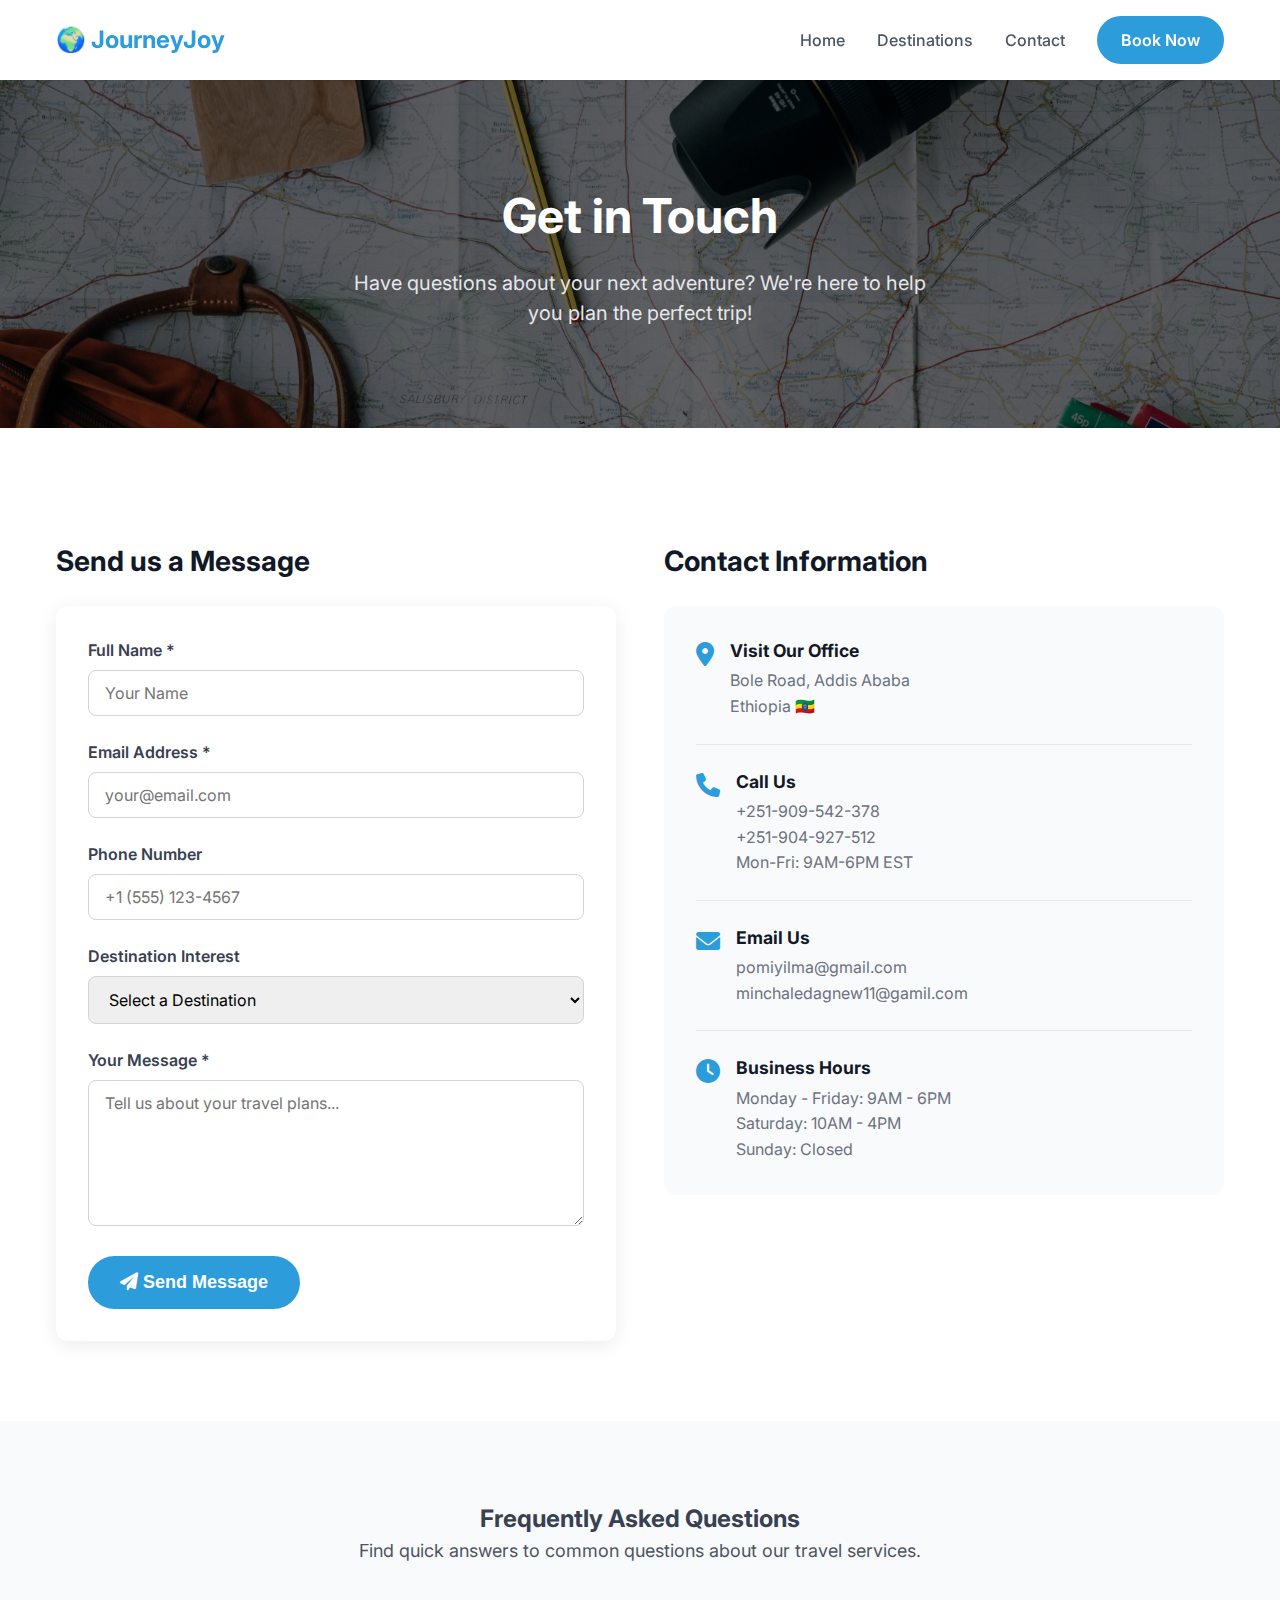
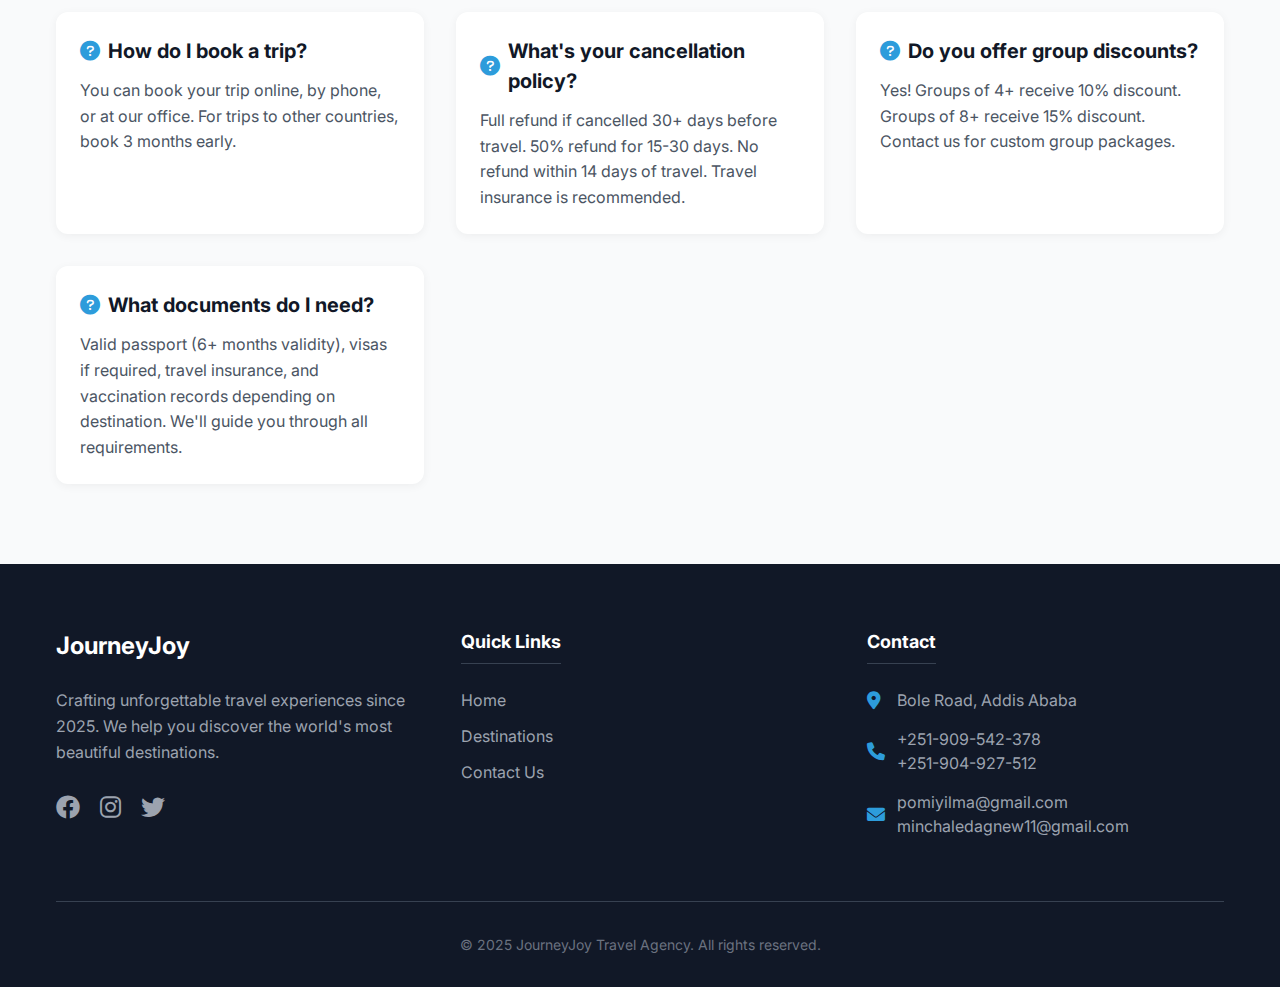
<file: contact.html>
<!DOCTYPE html>
<html lang="en">
<head>
    <meta charset="UTF-8">
    <meta name="viewport" content="width=device-width, initial-scale=1.0">
    <title>Contact Us - JourneyJoy Travel</title>
    <link rel="stylesheet" href="contact.css">
    <link rel="stylesheet" href="style.css">
    <link href="https://fonts.googleapis.com/css2?family=Inter:wght@400;500;600;700&display=swap" rel="stylesheet">
    <link rel="stylesheet" href="https://cdnjs.cloudflare.com/ajax/libs/font-awesome/6.0.0/css/all.min.css">
</head>
<body>
    <!-- Navigation (Same as Homepage) -->
    <nav class="navbar">
        <div class="container nav-container">
            <a href="index.html" class="logo">  
                <span> 🌍 JourneyJoy</span>
            </a>
            <div class="nav-links">
                <a href="index.html" class="active">Home</a>
                <a href="#">Destinations</a>
                <a href="contact.html" class="active">Contact</a>
                <a href="#" class="btn btn-primary">Book Now</a>
            </div>
        </div>
    </nav>

    <!-- Contact Hero Section -->
    <section class="contact-hero">
        <div class="container">
            <h1>Get in Touch</h1>
            <p class="subtitle">Have questions about your next adventure? We're here to help you plan the perfect trip!</p>
        </div>
    </section>

    <!-- Contact Main Section -->
    <section class="section">
        <div class="container">
            <div class="contact-grid">
                <!-- Contact Form -->
                <div class="contact-form-wrapper">
                    <h2>Send us a Message</h2>
                    <form class="contact-form">
                        <div class="form-group">
                            <label for="name">Full Name *</label>
                            <input type="text" id="name" placeholder="Your Name" required>
                        </div>
                        
                        <div class="form-group">
                            <label for="email">Email Address *</label>
                            <input type="email" id="email" placeholder="your@email.com" required>
                        </div>
                        
                        <div class="form-group">
                            <label for="phone">Phone Number</label>
                            <input type="tel" id="phone" placeholder="+1 (555) 123-4567">
                        </div>
                        
                        <div class="form-group">
                            <label for="destination">Destination Interest</label>
                            <select id="destination">
                                <option value="">Select a Destination</option>
                                <option value="ethiopia">Ethiopia - Gondar Castle</option>
                                <option value="italy">Italy - Positano Villages</option>
                                <option value="brazil">Brazil - Rio de Janeiro</option>
                                <option value="South Africa">South Africa - Cape Town</option>
                                <option value="Japan">Japan - Tokyo</option>
                                <option value="Australia">Australia - Sydney</option>
                                <option value="USA">USA - New York</option>
                                <option value="France">France - Paris</option>
                                <option value="Ireland">Ireland - Dublin</option>
                                <option value="Greece">Greece - Santorini</option>
                            </select>
                        </div>
                        
                        <div class="form-group">
                            <label for="message">Your Message *</label>
                            <textarea id="message" placeholder="Tell us about your travel plans..." rows="6" required></textarea>
                        </div>
                        
                        <button type="submit" class="btn btn-primary btn-large">
                            <i class="fas fa-paper-plane"></i> Send Message
                        </button>
                    </form>
                </div>

                <!-- Contact Information -->
                <div class="contact-info-wrapper">
                    <h2>Contact Information</h2>
                    
                    <div class="contact-info-box">
                        <div class="info-item">
                            <i class="fas fa-map-marker-alt"></i>
                            <div>
                                <h3>Visit Our Office</h3>
                                <p>Bole Road, Addis Ababa<br>Ethiopia 🇪🇹 </p>
                            </div>
                        </div>
                        
                        <div class="info-item">
                            <i class="fas fa-phone"></i>
                            <div>
                                <h3>Call Us</h3>
                                <p>+251-909-542-378<br> +251-904-927-512<br> Mon-Fri: 9AM-6PM EST</p>
                            </div>
                        </div>
                        
                        <div class="info-item">
                            <i class="fas fa-envelope"></i>
                            <div>
                                <h3>Email Us</h3>
                                <p>pomiyilma@gmail.com<br>minchaledagnew11@gamil.com</p>
                            </div>
                        </div>
                        
                        <div class="info-item">
                            <i class="fas fa-clock"></i>
                            <div>
                                <h3>Business Hours</h3>
                                <p>Monday - Friday: 9AM - 6PM<br>Saturday: 10AM - 4PM<br>Sunday: Closed</p>
                            </div>
                        </div>
                    </div>
                
                </div>
            </div>
        </div>
    </section>

    <!-- FAQ Section -->
    <section class="section bg-light">
        <div class="container">
            <div class="text-center mb-large">
                <h2>Frequently Asked Questions</h2>
                <p class="subtitle">Find quick answers to common questions about our travel services.</p>
            </div>
            
            <div class="faq-grid">
                <div class="faq-item">
                    <h3><i class="fas fa-question-circle"></i> How do I book a trip?</h3>
                    <p>You can book your trip online, by phone, or at our office. For trips to other countries, book 3 months early.</p>
                </div>
                
                <div class="faq-item">
                    <h3><i class="fas fa-question-circle"></i> What's your cancellation policy?</h3>
                    <p>Full refund if cancelled 30+ days before travel. 50% refund for 15-30 days. No refund within 14 days of travel. Travel insurance is recommended.</p>
                </div>
                
                <div class="faq-item">
                    <h3><i class="fas fa-question-circle"></i> Do you offer group discounts?</h3>
                    <p>Yes! Groups of 4+ receive 10% discount. Groups of 8+ receive 15% discount. Contact us for custom group packages.</p>
                </div>
                
                <div class="faq-item">
                    <h3><i class="fas fa-question-circle"></i> What documents do I need?</h3>
                    <p>Valid passport (6+ months validity), visas if required, travel insurance, and vaccination records depending on destination. We'll guide you through all requirements.</p>
                </div>
            </div>
        </div>
    </section>

    <!-- Footer (Same as Homepage) -->
    <footer class="footer">
        <div class="container">
            <div class="footer-grid">
                <div class="footer-brand">
                    <div class="logo white">
                        <span>JourneyJoy</span>
                    </div>
                    <p class="purpose">Crafting unforgettable travel experiences since 2025. We help you discover the world's most beautiful destinations.</p>
                    <div class="social-icons">
                        <a href="#"><i class="fab fa-facebook"></i></a>
                        <a href="#"><i class="fab fa-instagram"></i></a>
                        <a href="#"><i class="fab fa-twitter"></i></a>
                    </div>
                </div>
                
                <div class="footer-links">
                    <h3>Quick Links</h3>
                    <ul>
                        <li><a href="index.html" >Home</a></li>
                        <li><a href="#">Destinations</a></li>
                        <li><a href="contact.html" >Contact Us</a></li>
                    </ul>
                </div>
                
                <div class="footer-contact">
                    <h3>Contact</h3>
                    <ul>
                        <li><i class="fas fa-map-marker-alt"></i> Bole Road, Addis Ababa</li>
                        <li><i class="fas fa-phone"></i> +251-909-542-378 <br> +251-904-927-512</li>
                        <li><i class="fas fa-envelope"></i>pomiyilma@gmail.com <br> minchaledagnew11@gmail.com</li>
                    </ul>
                </div>
            </div>
            
            <div class="footer-bottom">
                <p>&copy; 2025 JourneyJoy Travel Agency. All rights reserved.</p>
            </div>
        </div>
    </footer>
</body>
</html>
</file>
<file: contact.css>
/* Contact Hero */
.contact-hero {
    background: linear-gradient(rgba(0, 0, 0, 0.6), rgba(0, 0, 0, 0.6)), 
                url('images/contact-image.jpg') center/cover;
    color: white;
    text-align: center;
    padding: 100px 0;
}

.contact-hero h1 {
    font-size: 48px;
    margin-bottom: 16px;
    color: white;
}

.contact-hero .subtitle {
    font-size: 20px;
    color: #e5e7eb;
    max-width: 600px;
    margin: 0 auto;
}

/* Contact Grid Layout */
.contact-grid {
    display: grid;
    grid-template-columns: 1fr 1fr;
    gap: 48px;
    margin-top: 32px;
}

@media (max-width: 768px) {
    .contact-grid {
        grid-template-columns: 1fr;
    }
}

/* Contact Form */
.contact-form-wrapper h2,
.contact-info-wrapper h2 {
    color: #111827;
    margin-bottom: 24px;
    font-size: 28px;
}

.contact-form {
    background: white;
    padding: 32px;
    border-radius: 12px;
    box-shadow: 0 4px 20px rgba(0, 0, 0, 0.08);
}

.form-group {
    margin-bottom: 24px;
}

.form-group label {
    display: block;
    margin-bottom: 8px;
    font-weight: 600;
    color: #374151;
}

.form-group input,
.form-group select,
.form-group textarea {
    width: 100%;
    padding: 0.75rem 16px;
    border: 1px solid #d1d5db;
    border-radius: 8px;
    font-family: 'Inter', sans-serif;
    font-size: 16px;
    transition: border-color 0.3s;
}

.form-group input:focus,
.form-group select:focus,
.form-group textarea:focus {
    outline: none;
    border-color: #2D9CDB;
    box-shadow: 0 0 0 3px rgba(45, 156, 219, 0.1);
}

/* Contact Info Box */
.contact-info-box {
    background: #f9fafb;
    padding: 32px;
    border-radius: 12px;
    margin-bottom: 32px;
}

.info-item {
    display: flex;
    align-items: flex-start;
    gap: 16px;
    margin-bottom: 24px;
    padding-bottom: 24px;
    border-bottom: 1px solid #e5e7eb;
}

.info-item:last-child {
    border-bottom: none;
    margin-bottom: 0;
    padding-bottom: 0;
}

.info-item i {
    color: #2D9CDB;
    font-size: 24px;
    margin-top: 4px;
}

.info-item h3 {
    color: #111827;
    font-size: 17.6px;
    margin-bottom: 4px;
}

.info-item p {
    color: #6b7280;
    line-height: 1.6;
}

/* Map Placeholder */
.map-placeholder {
    background: white;
    padding: 32px;
    border-radius: 12px;
    box-shadow: 0 4px 20px rgba(0, 0, 0, 0.08);
}


/* FAQ Section */
.faq-grid {
    display: grid;
    grid-template-columns: repeat(auto-fit, minmax(300px, 1fr));
    gap: 32px;
}

.faq-item {
    background: white;
    padding: 24px;
    border-radius: 12px;
    box-shadow: 0 2px 10px rgba(0, 0, 0, 0.05);
    transition: transform 0.3s;
}

.faq-item:hover {
    transform: translateY(-5px);
}

.faq-item h3 {
    color: #111827;
    font-size: 20px;
    margin-bottom: 12px;
    display: flex;
    align-items: center;
    gap: 8px;
}

.faq-item h3 i {
    color: #2D9CDB;
}

.faq-item p {
    color: #4b5563;
    line-height: 1.6;
}

/* Active link in navigation */
.nav-links a.active {
    color: #2D9CDB;
    font-weight: 600;
}
.contact-form button[type="submit"] {
    border: none;
    outline: none;
}
</file>
<file: style.css>
/* Reset & Base Styles */
* {
    margin: 0;
    padding: 0;
    box-sizing: border-box;
}

body {
    font-family: 'Inter', sans-serif;
    line-height: 1.5;
    color: #374151;
    background-color: #fff;
}

a {
    text-decoration: none;
    color: inherit;
    transition: color 0.2s;
}

ul {
    list-style: none;
}

img {
    max-width: 100%;
    display: block;
}

/* Utilities */
.container {
    max-width: 1200px;
    margin: 0 auto;
    padding: 0 1rem;
}

.text-center { text-align: center; }
.mb-large { margin-bottom: 3rem; }
.bg-light { background-color: #f9fafb; }

/* Buttons */
.btn {
    display: inline-block;
    padding: 0.75rem 1.5rem;
    border-radius: 9999px;
    font-weight: 600;
    cursor: pointer;
    transition: all 0.2s;
}

.btn-primary {
    background-color: #2D9CDB;
    color: white;
}

.btn-primary:hover {
    background-color:  #1E6FA9;
}

.btn-outline {
    background-color: rgba(255, 255, 255, 0.1);
    border: 1px solid rgba(255, 255, 255, 0.3);
    color: white;
    backdrop-filter: blur(4px);
}

.btn-outline:hover {
    background-color: rgba(255, 255, 255, 0.2);
}

.btn-large {
    padding: 1rem 2rem;
    font-size: 1.125rem;
}

.btn-block {
    display: block;
    width: 100%;
    text-align: center;
}

/* Navigation */
.navbar {
    position: sticky;
    top: 0;
    background-color: rgba(255, 255, 255, 0.9);
    backdrop-filter: blur(8px);
    z-index: 100;
    box-shadow: 0 1px 2px 0 rgba(0, 0, 0, 0.05);
    padding: 1rem 0;
}

.nav-container {
    display: flex;
    justify-content: space-between;
    align-items: center;
}

.logo {
    display: flex;
    align-items: center;
    gap: 0.5rem;
    font-size: 1.5rem;
    font-weight: 700;
    color: #2D9CDB;
}

.nav-links {
    display: flex;
    align-items: center;
    gap: 2rem;
}

.nav-links a:not(.btn) {
    color: #4b5563;
    font-weight: 500;
}

.nav-links a:not(.btn):hover {
    color: #2563eb;
}

/* Hero Section */
.hero {
    position: relative;
    height: 90vh;
    min-height: 600px;
    display: flex;
    align-items: center;
    justify-content: center;
    color: white;
    text-align: center;
}

.hero-bg {
    position: absolute;
    inset: 0;
    z-index: -1;
}

.hero-bg img {
    width: 100%;
    height: 100%;
    object-fit: cover;
}

.overlay {
    position: absolute;
    inset: 0;
    background-color: rgba(0, 0, 0, 0.4);
}

.hero-content h1 {
    font-size: 3.5rem;
    font-weight: 800;
    line-height: 1.2;
    margin-bottom: 1.5rem;
}

.hero-content h1 span {
    color: #2D9CDB;

}

.hero-content p {
    font-size: 1.25rem;
    color: #e5e7eb;
    max-width: 42rem;
    margin: 0 auto 2.5rem;
}

.hero-buttons {
    display: flex;
    gap: 1rem;
    justify-content: center;
}

/* Sections */
.section {
    padding: 5rem 0;
}

.section-header {
    display: flex;
    justify-content: space-between;
    align-items: flex-end;
    margin-bottom: 3rem;
}

.section-header h2 {
    font-size: 2.25rem;
    font-weight: 700;
    color: #111827;
    margin-bottom: 1rem;
}

.subtitle {
    color: #4b5563;
    font-size: 1.125rem;
}

.link-arrow {
    color:  #2D9CDB;
    font-weight: 600;
}

/* Grid Layout */
.grid {
    display: grid;
    grid-template-columns: repeat(auto-fit, minmax(300px, 1fr));
    gap: 2rem;
}

/* Cards */
.card {
    background: white;
    border-radius: 0.75rem;
    overflow: hidden;
    box-shadow: 0 4px 6px -1px rgba(0, 0, 0, 0.1);
    transition: transform 0.3s;
}

.card:hover {
    transform: translateY(-0.5rem);
}

.card-image {
    position: relative;
    height: 16rem;
}

.card-image img {
    width: 100%;
    height: 100%;
    object-fit: cover;
}

.price-tag {
    position: absolute;
    top: 1rem;
    right: 1rem;
    background: rgba(255, 255, 255, 0.9);
    padding: 0.25rem 0.75rem;
    border-radius: 9999px;
    font-weight: 600;
    font-size: 0.875rem;
}

.card-body {
    padding: 1.5rem;
}

.card-top {
    display: flex;
    justify-content: space-between;
    align-items: flex-start;
    margin-bottom: 0.5rem;
}

.card-top h3 {
    font-size: 1.25rem;
    font-weight: 700;
}

.rating {
    color: #eab308;
    font-weight: 500;
    font-size: 0.875rem;
}

.location {
    color: #6b7280;
    font-size: 0.875rem;
    margin-bottom: 1rem;
}

.card-text {
    color: #4b5563;
    margin-bottom: 1.5rem;
    display: -webkit-box;
    -webkit-line-clamp: 2;
    -webkit-box-orient: vertical;
    overflow: hidden;
}

/* Testimonials */
.testimonial-card {
    background: #f9fafb;
    padding: 2rem;
    border-radius: 1rem;
}

.testimonial-header {
    display: flex;
    align-items: center;
    gap: 1rem;
    margin-bottom: 1.5rem;
}

.testimonial-header img {
    width: 3.5rem;
    height: 3.5rem;
    border-radius: 50%;
    object-fit: cover;
}

.testimonial-header h4 {
    font-weight: 700;
    color: #111827;
}

.role {
    color:  #2D9CDB;
    font-size: 0.875rem;
}

.testimonial-card p {
    font-style: italic;
    color: #374151;
}

/* Footer */
.footer {
    background-color: #111827;
    color: white;
    padding: 4rem 0 2rem;
}

.footer-grid {
    display: grid;
    grid-template-columns: repeat(auto-fit, minmax(200px, 1fr));
    gap: 3rem;
    margin-bottom: 3rem;
}

.logo.white {
    color: white;
    margin-bottom: 1.5rem;
}

.footer-brand p {
    color: #9ca3af;
    line-height: 1.6;
}

.footer h3 {
    font-size: 1.125rem;
    font-weight: 700;
    margin-bottom: 1.5rem;
    border-bottom: 1px solid #374151;
    padding-bottom: 0.5rem;
    display: inline-block;
}
/* Social Icons Style */
.social-icons {
    margin-top: 25px;
    display: flex;
    gap: 20px;
}

.social-icons a {
    color: white;
    font-size: 24px;
    transition: color 0.3s, transform 0.3s;
}

.social-icons a:hover {
    color: #2D9CDB;
    transform: scale(1.2);
}


.footer ul li {
    margin-bottom: 0.75rem;
}

.footer a, .footer li {
    color: #9ca3af;
}

.footer a:hover {
    color: #60a5fa;
}

.footer-bottom {
    border-top: 1px solid #374151;
    padding-top: 2rem;
    text-align: center;
    color: #6b7280;
    font-size: 0.875rem;
}
/* Contact Icons Style */
.footer-contact ul li {
    display: flex;
    align-items: center;
    gap: 10px;
    margin-bottom: 15px;
}

.footer-contact .fas {
    color:  #2D9CDB;
    font-size: 18px;
    width: 20px;
}


/* Responsive */
@media (max-width: 768px) {
    .nav-links { display: none; } /* Simplified for mobile */
    .hero-content h1 { font-size: 2.5rem; }
    .hero-buttons { flex-direction: column; }
    .section-header { flex-direction: column; align-items: flex-start; gap: 1rem; }
}
</file>
